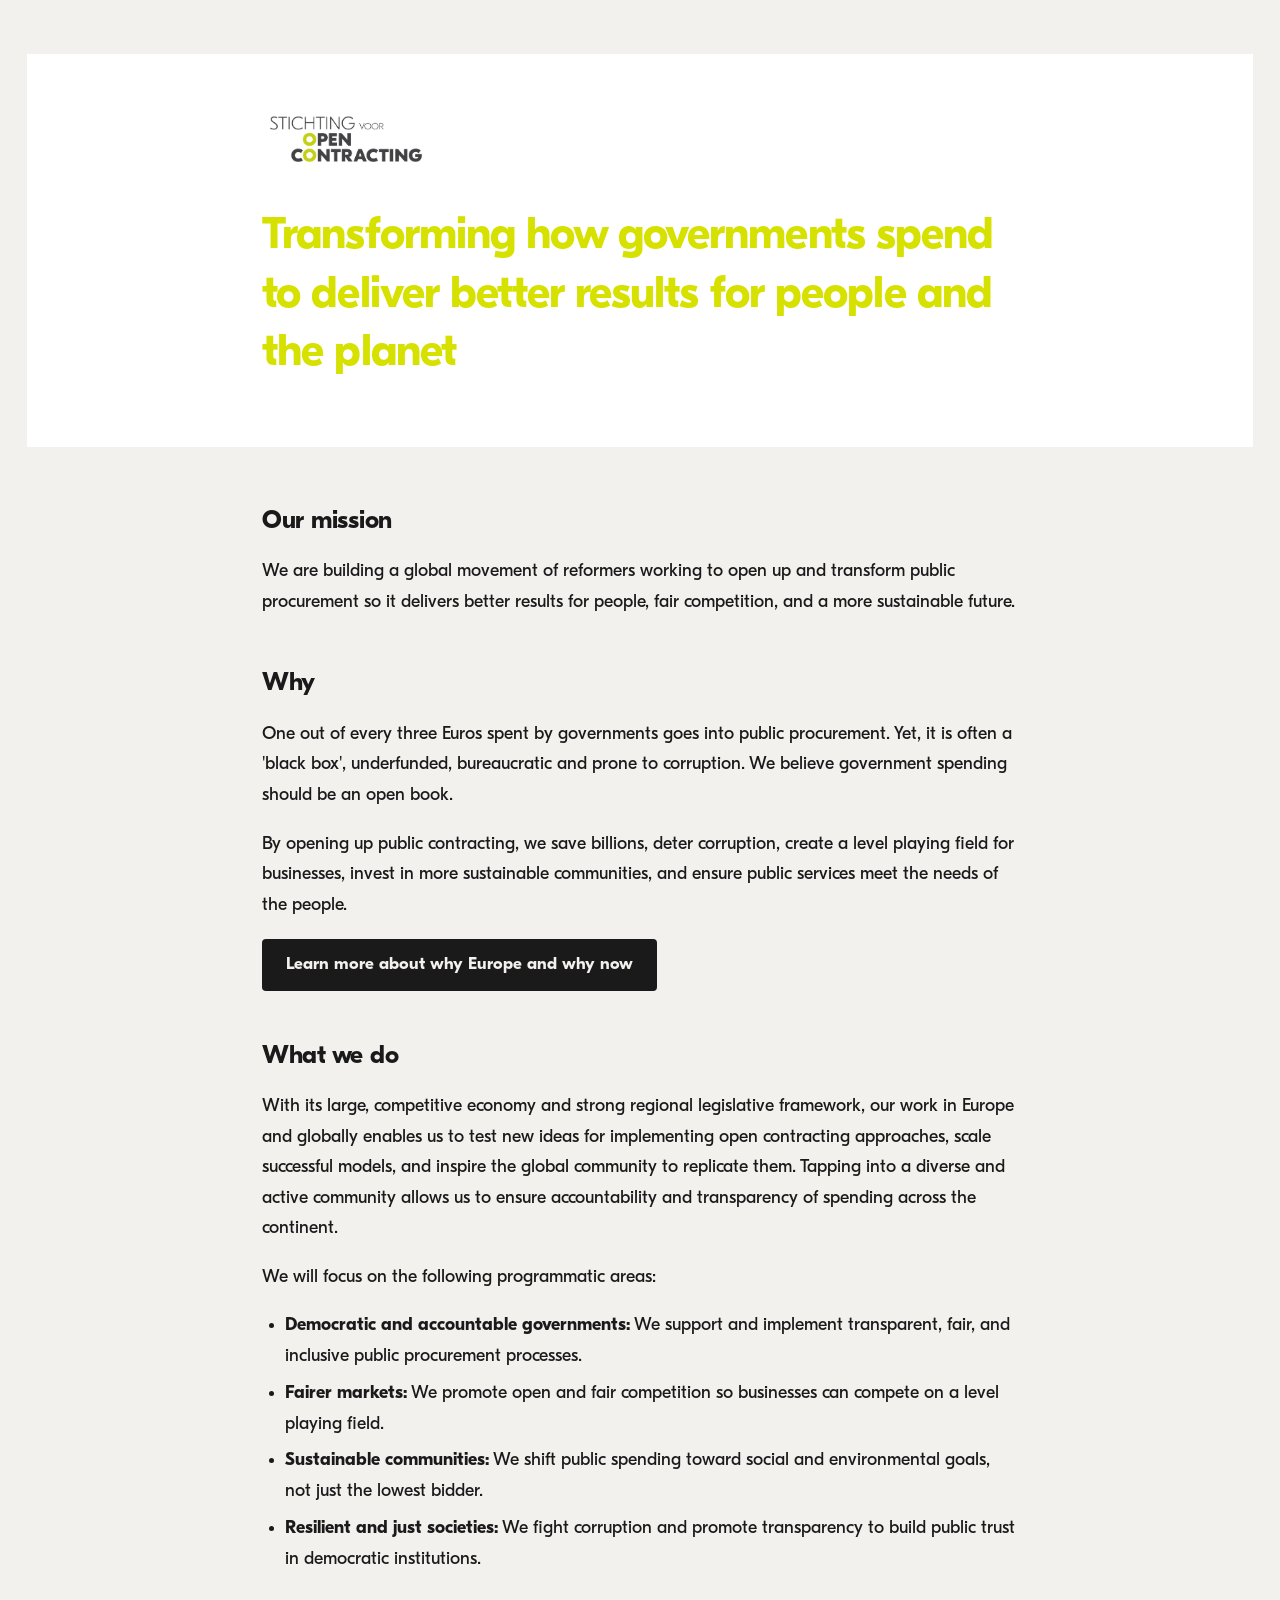
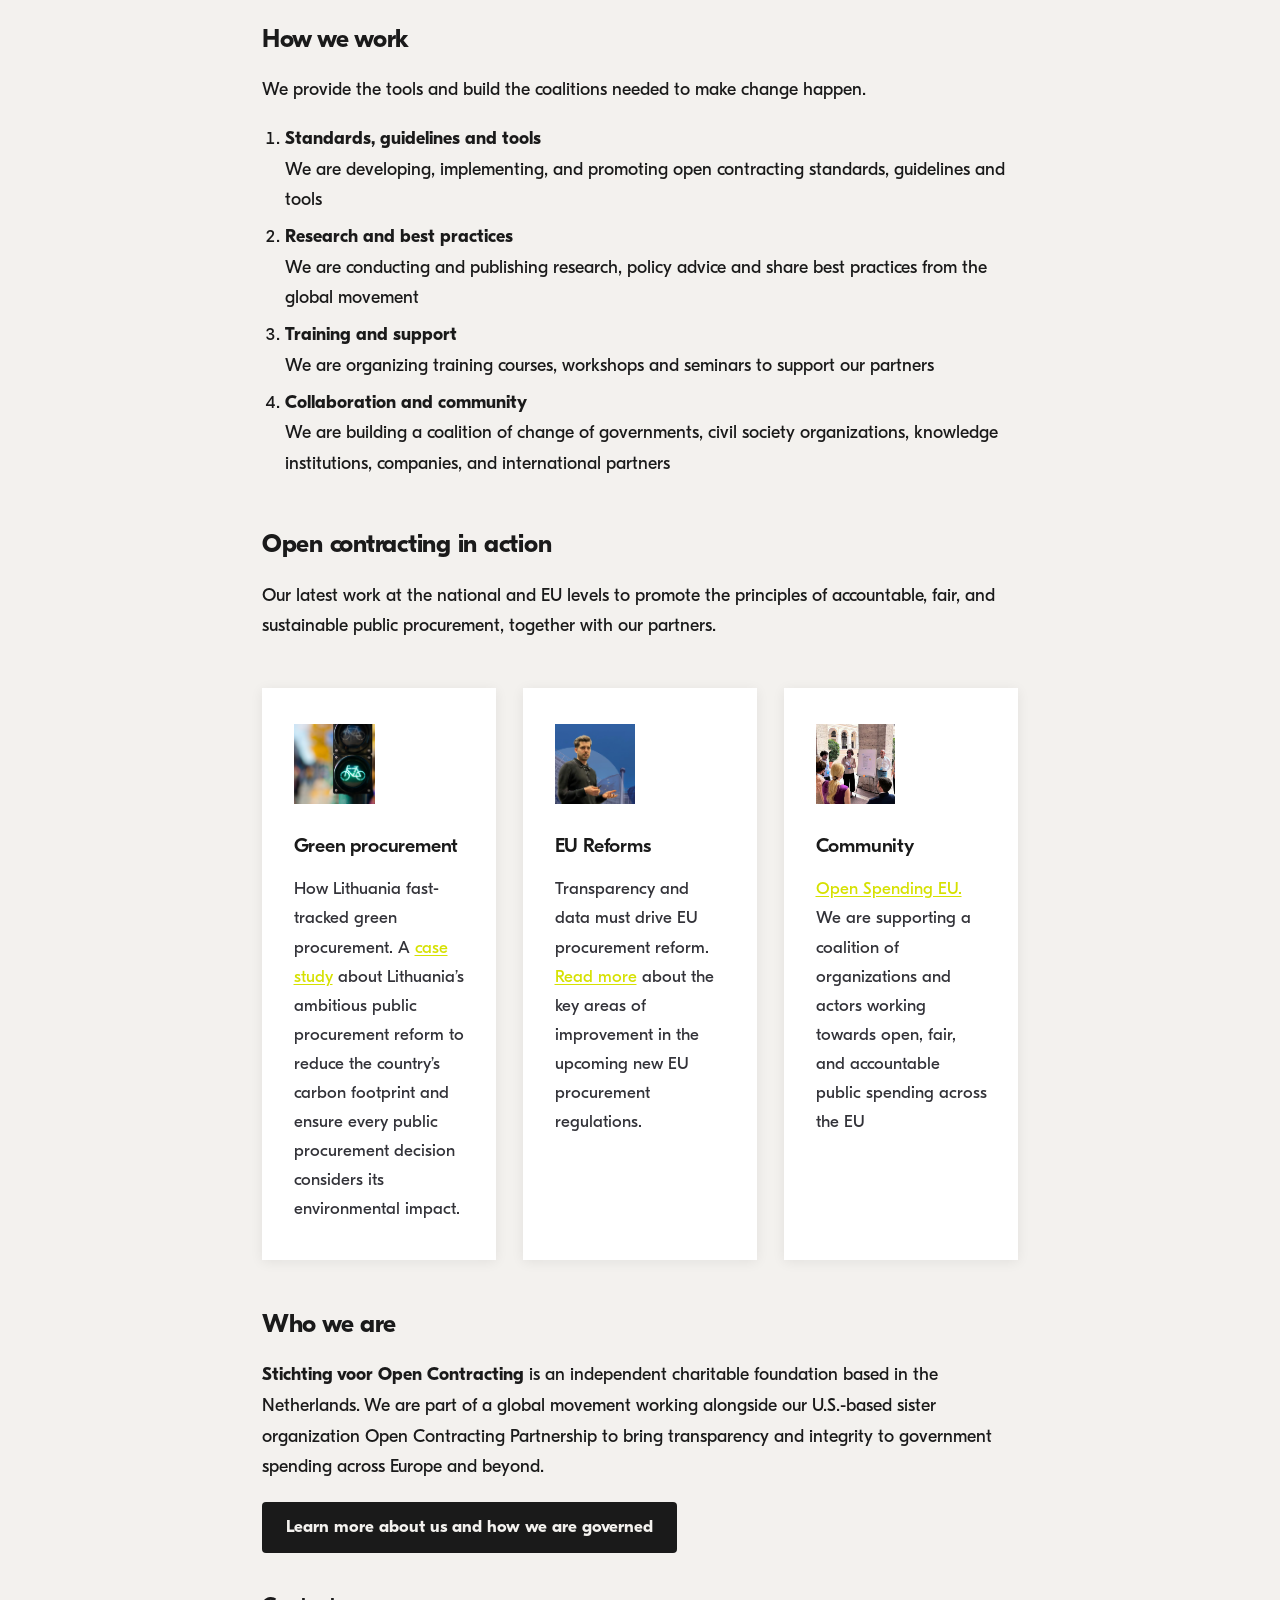
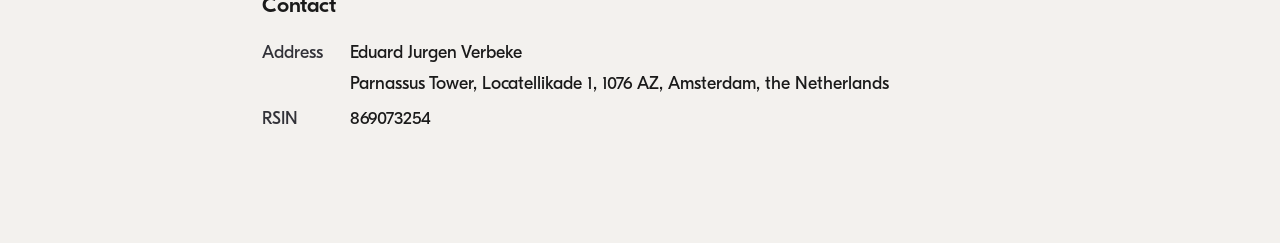
<file: index.html>
<!DOCTYPE html>
<html lang="en">
<head>
  <meta charset="UTF-8">
  <meta name="viewport" content="width=device-width, initial-scale=1.0">
  <title>Stichting voor Open Contracting (SvOC)</title>
  <link rel="preload" href="fonts/GT-Eesti-Display-Regular.woff2" as="font" type="font/woff2" crossorigin>
  <link rel="preload" href="fonts/GT-Eesti-Display-Medium.woff2" as="font" type="font/woff2" crossorigin>
  <link rel="preload" href="fonts/GT-Eesti-Display-Bold.woff2" as="font" type="font/woff2" crossorigin>
  <link rel="stylesheet" href="styles.css">
</head>
<body>
  <header class="site-header">
    <div class="site-header__inner">
      <a href="http://open-contracting.eu/index.html">
        <img src="files/Stichting-Logo.png">
      </a>
      <h1>Transforming how governments spend to deliver better results for people and the planet</h1>
    </div>
  </header>
  
  <main>
    <h2>Our mission</h2>
    <p>We are building a global movement of reformers working to open up and transform public procurement so it delivers better results for people, fair competition, and a more sustainable future. </p>

    <h2>Why</h2>
    <p>One out of every three Euros spent by governments goes into public procurement. Yet, it is often a 'black box', underfunded, bureaucratic and prone to corruption. We believe government spending should be an open book. </p>
    <p>By opening up public contracting, we save billions, deter corruption, create a level playing field for businesses, invest in more sustainable communities, and ensure public services meet the needs of the people. </p>
    <p><a href="why-europe.html" class="btn btn-primary">Learn more about why Europe and why now</a></p>
<h2>What we do</h2>
    <p>With its large, competitive economy and strong regional legislative framework, our work in Europe and globally enables us to test new ideas for implementing open contracting approaches, scale successful models, and inspire the global community to replicate them. Tapping into a diverse and active community allows us to ensure accountability and transparency of spending across the continent. 
</p>
    <p>We will focus on the following programmatic areas:</p>
    
    <ul>
      <li><strong>Democratic and accountable governments:</strong> We support and implement transparent, fair, and inclusive public procurement processes. </li>
      <li><strong>Fairer markets:</strong> We promote open and fair competition so businesses can compete on a level playing field.</li>
      <li><strong>Sustainable communities:</strong> We shift public spending toward social and environmental goals, not just the lowest bidder.</li>
      <li><strong>Resilient and just societies:</strong> We fight corruption and promote transparency to build public trust in democratic institutions.</li>  
    </ul>

    <h2>How we work</h2>
    <p>We provide the tools and build the coalitions needed to make change happen. </p>
    <ol>
<li><strong>Standards, guidelines and tools </strong><br>
We are developing, implementing, and promoting open contracting standards, guidelines and tools </li>
      <li><strong>Research and best practices </strong><br>
We are conducting and publishing research, policy advice and share best practices from the global movement</li>
      <li><strong>Training and support</strong><br>
We are organizing training courses, workshops and seminars to support our partners</li>
      <li><strong>Collaboration and community </strong><br>
We are building a coalition of change of governments, civil society organizations, knowledge institutions, companies, and international partners </li>
    </ol>

    <h2>Open contracting in action</h2>
    <p>Our latest work at the national and EU levels to promote the principles of accountable, fair, and sustainable public procurement, together with our partners.</p>
<div class="cards-grid">
  <div class="card">
    <div class="card-icon">
      <img src="files/Lithuania-bike.png">
    </div>
    <h3>Green procurement</h3>
    <p>How Lithuania fast-tracked green procurement. A <a href="https://www.open-contracting.org/2023/12/06/how-lithuania-fast-tracked-green-procurement/">case study</a> about Lithuania’s ambitious public procurement reform to reduce the country’s carbon footprint and ensure every public procurement decision considers its environmental impact.</p>
  </div>
  <div class="card">
    <div class="card-icon">
     <img src="files/EU-reform.png">
    </div>
    <h3>EU Reforms</h3>
 <p>Transparency and data must drive EU procurement reform. <a href="https://www.open-contracting.org/2026/02/06/a-smarter-single-market-why-transparency-and-data-must-drive-eu-procurement-reform/">Read more</a> about the key areas of improvement in the upcoming new EU procurement regulations.</p>
 </div>
  <div class="card">
    <div class="card-icon">
      <img src="files/EU-community.png">
    </div>
    <h3>Community</h3>
<p><a href="https://www.open-spending.eu">Open Spending EU.</a> We are supporting a coalition of organizations and actors working towards open, fair, and accountable public spending across the EU</p>
  </div>
</div>
    
    <h2>Who we are</h2>
    <p><strong>Stichting voor Open Contracting</strong> is an independent charitable foundation based in the Netherlands. We are part of a global movement working alongside our U.S.-based sister organization Open Contracting Partnership to bring transparency and integrity to government spending across Europe and beyond.</p>
    <p><a href="about.html" class="btn btn-primary">Learn more about us and how we are governed</a></p>

    <h3>Contact</h3>

    <dl>
      <dt>Address</dt>
      <dd>Eduard Jurgen Verbeke<br>Parnassus Tower, Locatellikade 1, 1076 AZ, Amsterdam, the Netherlands</dd>
      <dt>RSIN</dt>
      <dd>869073254</dd>
    </dl>

  </main>
</body>
</html>
</file>
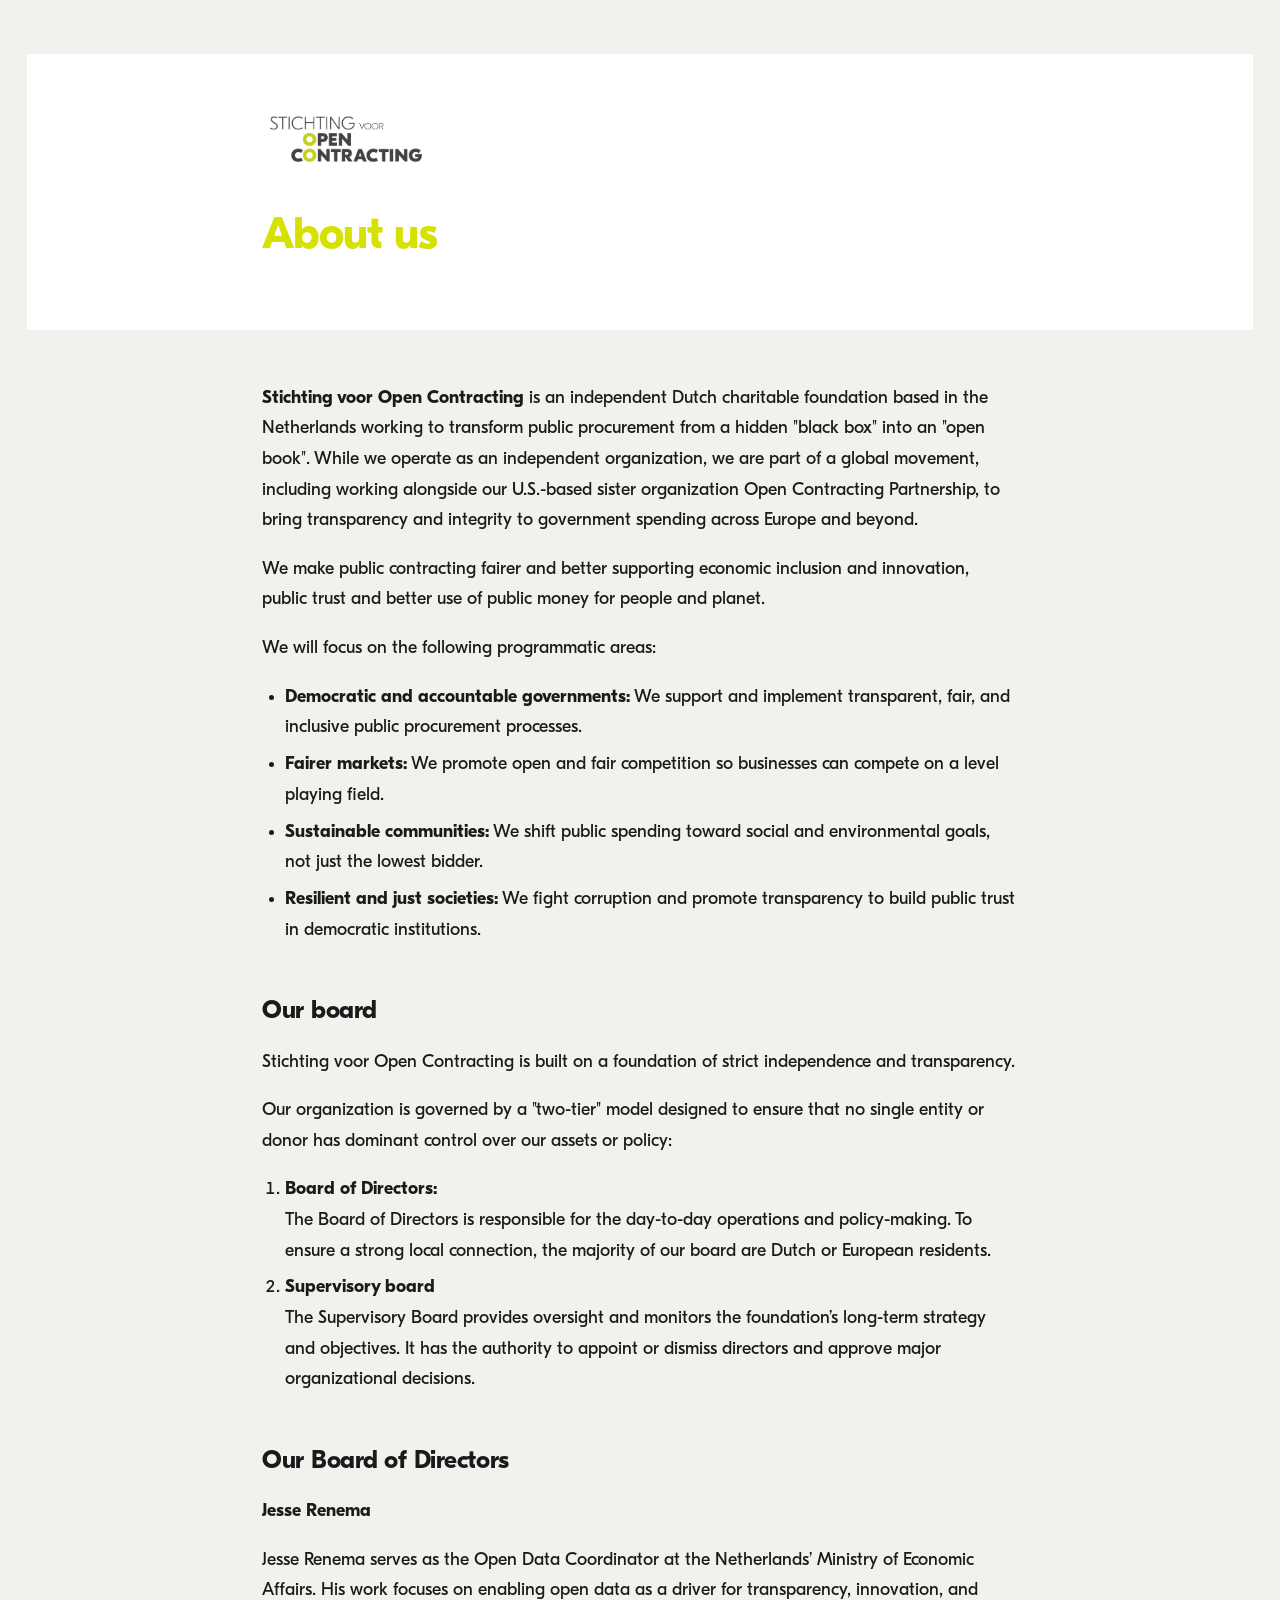
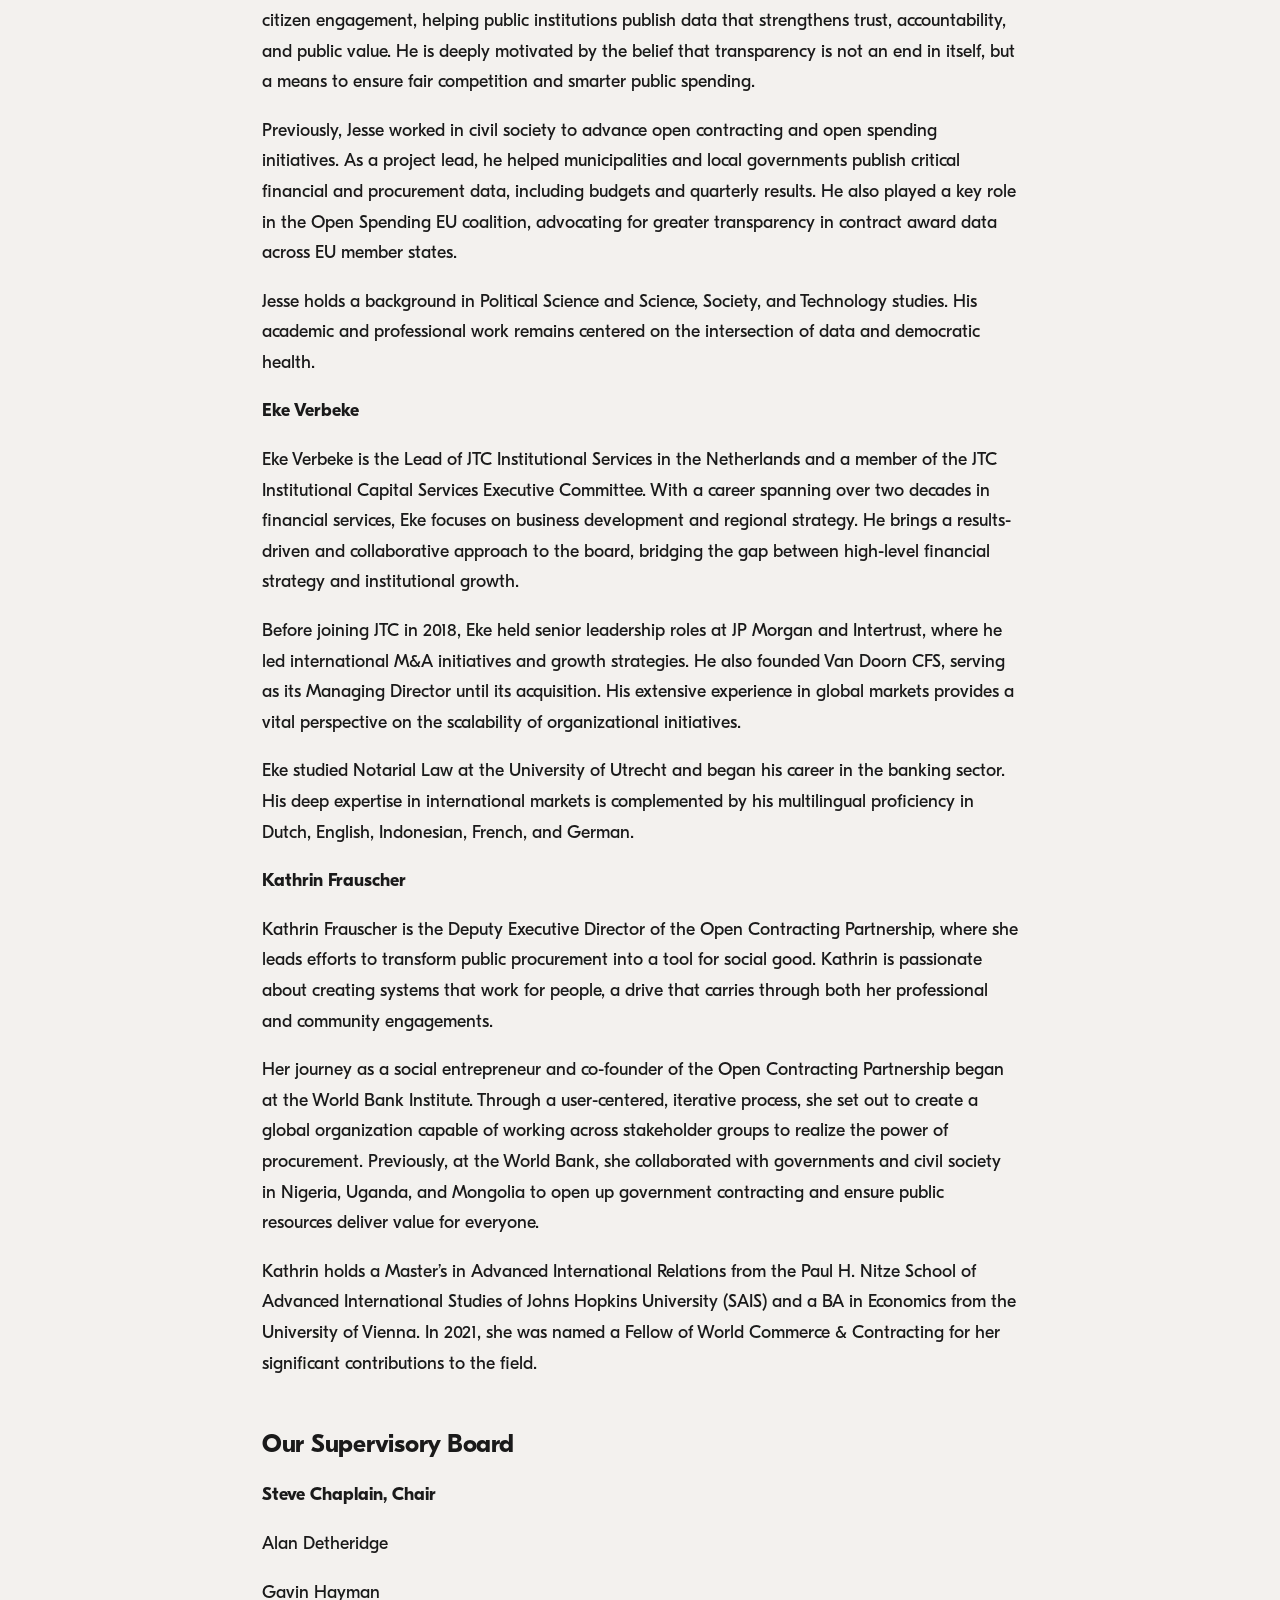
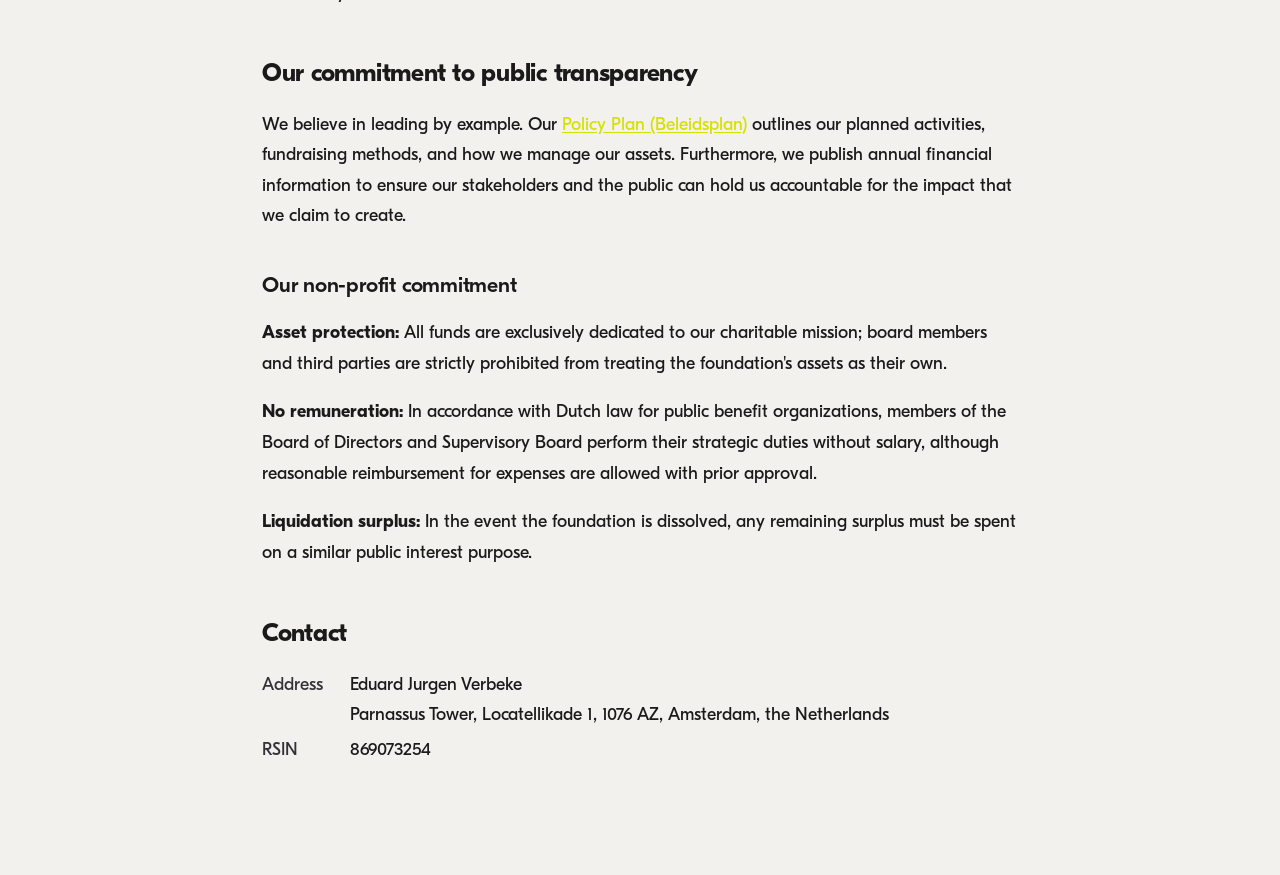
<file: about.html>
<!DOCTYPE html>
<html lang="en">
<head>
  <meta charset="UTF-8">
  <meta name="viewport" content="width=device-width, initial-scale=1.0">
  <title>About Stichting voor Open Contracting (SvOC)</title>
  <link rel="preload" href="fonts/GT-Eesti-Display-Regular.woff2" as="font" type="font/woff2" crossorigin>
  <link rel="preload" href="fonts/GT-Eesti-Display-Medium.woff2" as="font" type="font/woff2" crossorigin>
  <link rel="preload" href="fonts/GT-Eesti-Display-Bold.woff2" as="font" type="font/woff2" crossorigin>
  <link rel="stylesheet" href="styles.css">
</head>
<body>
   <header class="site-header">
    <div class="site-header__inner">
      <a href="http://open-contracting.eu/index.html">
         <a href="http://open-contracting.eu/index.html"><img src="files/Stichting-Logo.png"></a>
      </a>
      <h1>About us</h1>
    </div>
  </header>
  
  <main>
    <p><strong>Stichting voor Open Contracting</strong> is an independent Dutch charitable foundation based in the Netherlands working to transform public procurement from a hidden "black box" into an "open book". While we operate as an independent organization, we are part of a global movement, including working alongside our U.S.-based sister organization Open Contracting Partnership, to bring transparency and integrity to government spending across Europe and beyond.</p>
<p>We make public contracting fairer and better supporting economic inclusion and innovation, public trust and better use of public money for people and planet.</p> 
    <p>We will focus on the following programmatic areas:</p>
    <ul>
      <li><strong>Democratic and accountable governments:</strong> We support and implement transparent, fair, and inclusive public procurement processes. </li>
      <li><strong>Fairer markets:</strong> We promote open and fair competition so businesses can compete on a level playing field.</li>
      <li><strong>Sustainable communities:</strong> We shift public spending toward social and environmental goals, not just the lowest bidder.</li>
      <li><strong>Resilient and just societies:</strong> We fight corruption and promote transparency to build public trust in democratic institutions.</li>  
    </ul>

    <h2>Our board</h2>
    <p>Stichting voor Open Contracting is built on a foundation of strict independence and transparency.</p>
    <p>Our organization is governed by a "two-tier" model designed to ensure that no single entity or donor has dominant control over our assets or policy:
 </p>
    <ol>
    <li><strong>Board of Directors: </strong><br>
        The Board of Directors is responsible for the day-to-day operations and policy-making. To ensure a strong local connection, the majority of our board are Dutch or European residents.</li>
    <li><strong>Supervisory board </strong><br>
        The Supervisory Board provides oversight and monitors the foundation’s long-term strategy and objectives. It has the authority to appoint or dismiss directors and approve major organizational decisions.</li>
    </ol>
    
    <h2>Our Board of Directors</h2>
    <p><strong>Jesse Renema</strong></p>
<p>Jesse Renema serves as the Open Data Coordinator at the Netherlands’ Ministry of Economic Affairs. His work focuses on enabling open data as a driver for transparency, innovation, and citizen engagement, helping public institutions publish data that strengthens trust, accountability, and public value. He is deeply motivated by the belief that transparency is not an end in itself, but a means to ensure fair competition and smarter public spending. </p>
<p>Previously, Jesse worked in civil society to advance open contracting and open spending initiatives. As a project lead, he helped municipalities and local governments publish critical financial and procurement data, including budgets and quarterly results. He also played a key role in the Open Spending EU coalition, advocating for greater transparency in contract award data across EU member states. </p>
<p>Jesse holds a background in Political Science and Science, Society, and Technology studies. His academic and professional work remains centered on the intersection of data and democratic health. </p>

<p><strong>Eke Verbeke</strong></p>
<p>Eke Verbeke is the Lead of JTC Institutional Services in the Netherlands and a member of the JTC Institutional Capital Services Executive Committee. With a career spanning over two decades in financial services, Eke focuses on business development and regional strategy. He brings a results-driven and collaborative approach to the board, bridging the gap between high-level financial strategy and institutional growth. </p>
<p>Before joining JTC in 2018, Eke held senior leadership roles at JP Morgan and Intertrust, where he led international M&A initiatives and growth strategies. He also founded Van Doorn CFS, serving as its Managing Director until its acquisition. His extensive experience in global markets provides a vital perspective on the scalability of organizational initiatives. </p>
<p>Eke studied Notarial Law at the University of Utrecht and began his career in the banking sector. His deep expertise in international markets is complemented by his multilingual proficiency in Dutch, English, Indonesian, French, and German. </p>

<p><strong>Kathrin Frauscher</strong></p>
<p>Kathrin Frauscher is the Deputy Executive Director of the Open Contracting Partnership, where she leads efforts to transform public procurement into a tool for social good. Kathrin is passionate about creating systems that work for people, a drive that carries through both her professional and community engagements. </p>
<p>Her journey as a social entrepreneur and co-founder of the Open Contracting Partnership began at the World Bank Institute. Through a user-centered, iterative process, she set out to create a global organization capable of working across stakeholder groups to realize the power of procurement. Previously, at the World Bank, she collaborated with governments and civil society in Nigeria, Uganda, and Mongolia to open up government contracting and ensure public resources deliver value for everyone. </p>
<p>Kathrin holds a Master’s in Advanced International Relations from the Paul H. Nitze School of Advanced International Studies of Johns Hopkins University (SAIS) and a BA in Economics from the University of Vienna. In 2021, she was named a Fellow of World Commerce & Contracting for her significant contributions to the field.
 </p>

 <h2>Our Supervisory Board</h2>
    <p><strong>Steve Chaplain, Chair</strong></p>
    <p>Alan Detheridge</p>
    <p>Gavin Hayman</p>

<h2>Our commitment to public transparency</h2>
<p>We believe in leading by example. Our <a href="https://docs.google.com/document/d/1-Qwu0dsw8fbCUIRvPg1BHMs9So-BanoUsec72PW8jlg/edit?tab=t.0" target="_blank">Policy Plan (Beleidsplan)</a> outlines our planned activities, fundraising methods, and how we manage our assets. Furthermore, we publish annual financial information to ensure our stakeholders and the public can hold us accountable for the impact that we claim to create.</p>

<h3>Our non-profit commitment</h3>
<p><strong>Asset protection:</strong> All funds are exclusively dedicated to our charitable mission; board members and third parties are strictly prohibited from treating the foundation's assets as their own.</p>
<p><strong>No remuneration:</strong> In accordance with Dutch law for public benefit organizations, members of the Board of Directors and Supervisory Board perform their strategic duties without salary, although reasonable reimbursement for expenses are allowed with prior approval.</p>
<p><strong>Liquidation surplus:</strong> In the event the foundation is dissolved, any remaining surplus must be spent on a similar public interest purpose.
</p>

<h2>Contact</h2>
    <dl>
      <dt>Address</dt>
      <dd>Eduard Jurgen Verbeke<br>Parnassus Tower, Locatellikade 1, 1076 AZ, Amsterdam, the Netherlands</dd>
      <dt>RSIN</dt>
      <dd>869073254</dd>
    </dl>

  </main>
</body>
</html>
</file>
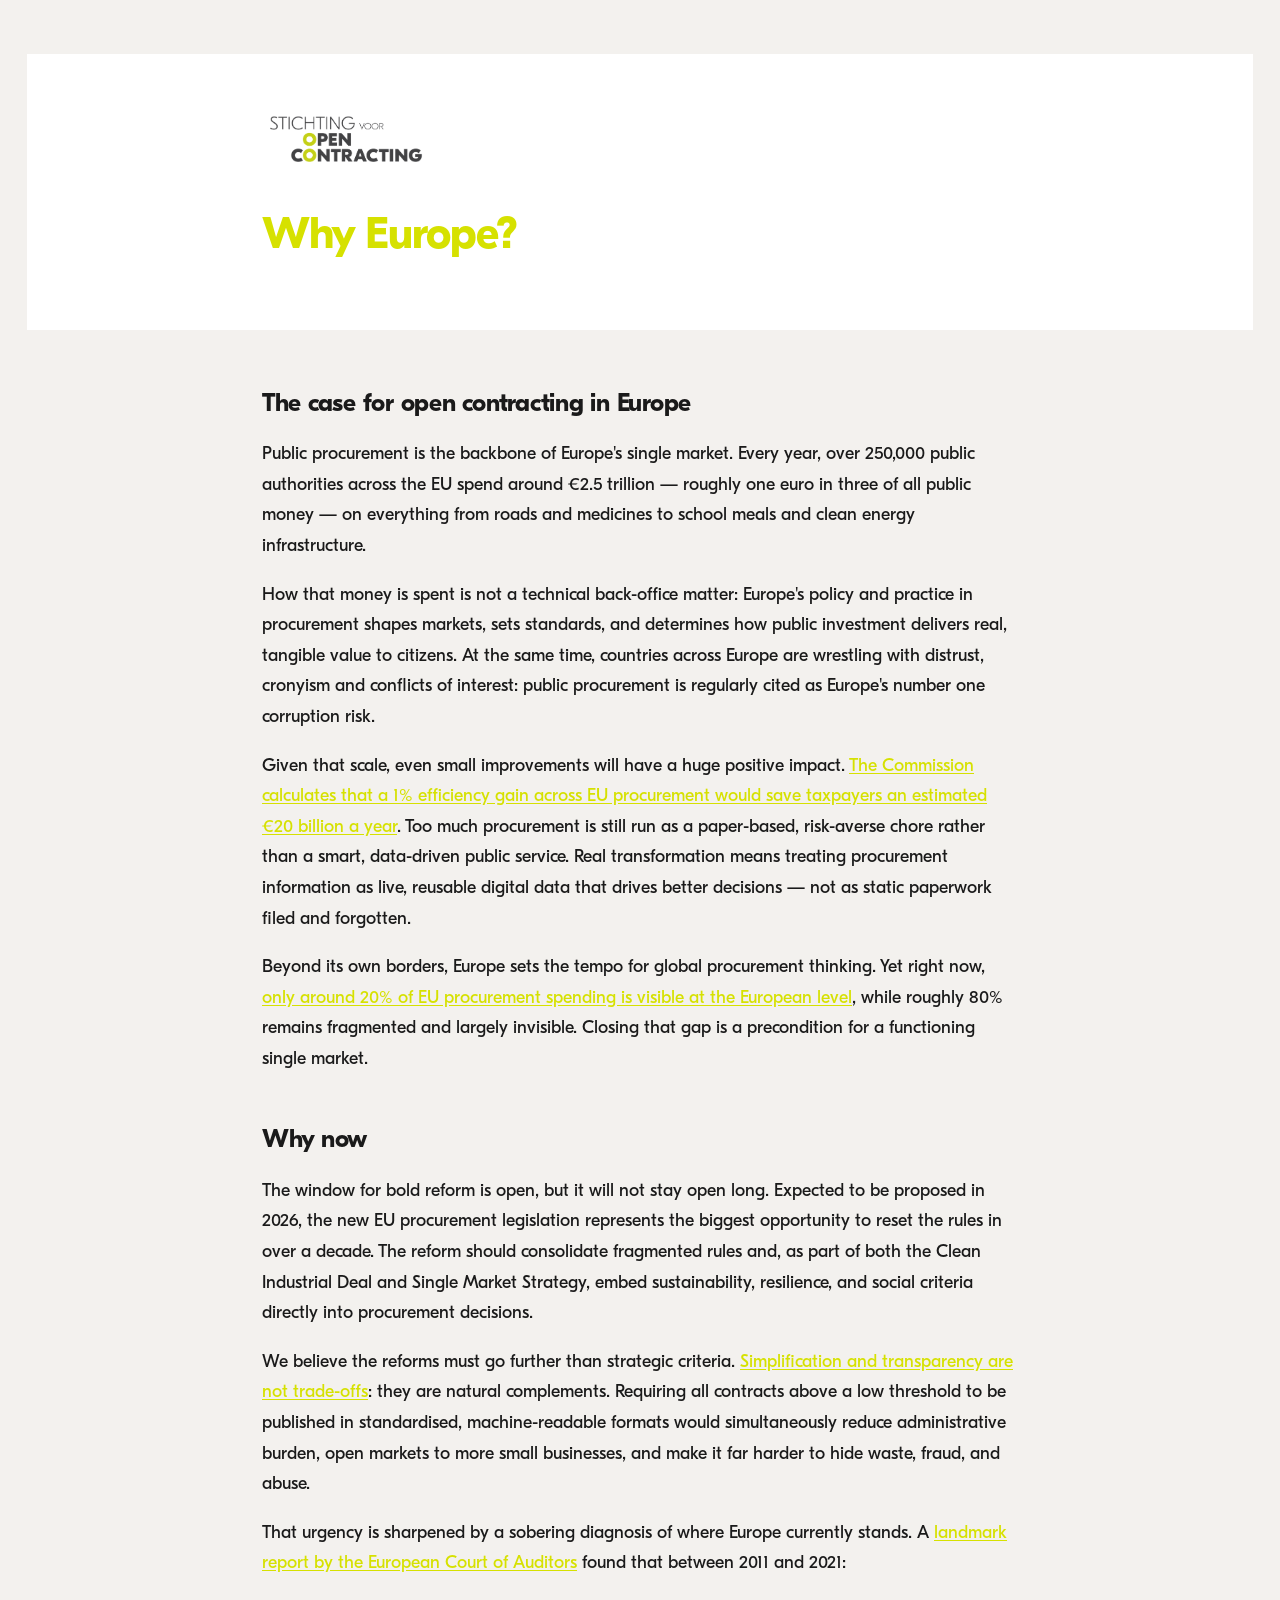
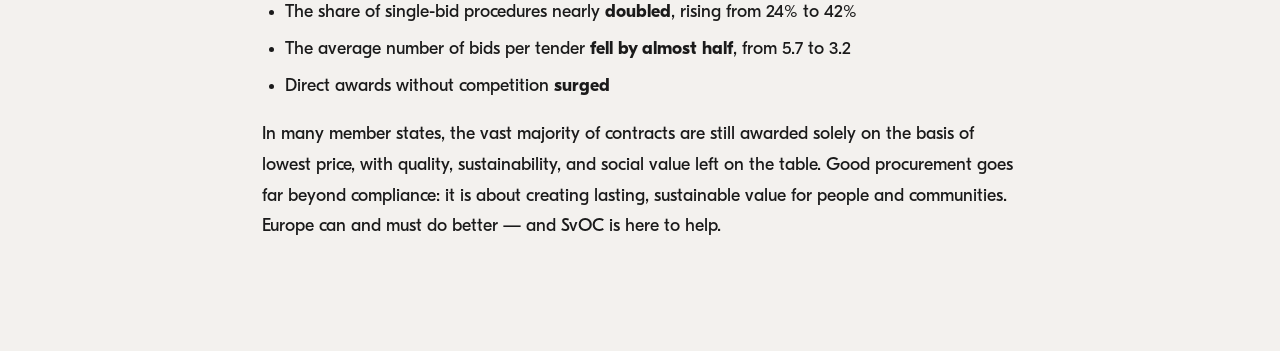
<file: why-europe.html>
<!DOCTYPE html>
<html lang="en">
<head>
  <meta charset="UTF-8">
  <meta name="viewport" content="width=device-width, initial-scale=1.0">
  <title>Why Europe</title>
  <link rel="preload" href="fonts/GT-Eesti-Display-Regular.woff2" as="font" type="font/woff2" crossorigin>
  <link rel="preload" href="fonts/GT-Eesti-Display-Medium.woff2" as="font" type="font/woff2" crossorigin>
  <link rel="preload" href="fonts/GT-Eesti-Display-Bold.woff2" as="font" type="font/woff2" crossorigin>
  <link rel="stylesheet" href="styles.css">
</head>
<body>
   <header class="site-header">
    <div class="site-header__inner">
      <a href="http://open-contracting.eu/index.html">
         <a href="http://open-contracting.eu/index.html"><img src="files/Stichting-Logo.png"></a>
      </a>
      <h1>Why Europe?</h1>
    </div>
  </header>
  
  <main>
   <section>
  <h2>The case for open contracting in Europe</h2>

  <p>Public procurement is the backbone of Europe's single market. Every year, over 250,000 public authorities across the EU spend around €2.5 trillion — roughly one euro in three of all public money — on everything from roads and medicines to school meals and clean energy infrastructure.</p>

  <p>How that money is spent is not a technical back-office matter: Europe's policy and practice in procurement shapes markets, sets standards, and determines how public investment delivers real, tangible value to citizens. At the same time, countries across Europe are wrestling with distrust, cronyism and conflicts of interest: public procurement is regularly cited as Europe's number one corruption risk.</p>

  <p>Given that scale, even small improvements will have a huge positive impact. <a href="https://single-market-economy.ec.europa.eu/single-market/public-procurement_en">The Commission calculates that a 1% efficiency gain across EU procurement would save taxpayers an estimated €20 billion a year</a>. Too much procurement is still run as a paper-based, risk-averse chore rather than a smart, data-driven public service. Real transformation means treating procurement information as live, reusable digital data that drives better decisions — not as static paperwork filed and forgotten.</p>

  <p>Beyond its own borders, Europe sets the tempo for global procurement thinking. Yet right now, <a href="https://www.open-contracting.org/2026/02/06/a-smarter-single-market-why-transparency-and-data-must-drive-eu-procurement-reform/">only around 20% of EU procurement spending is visible at the European level</a>, while roughly 80% remains fragmented and largely invisible. Closing that gap is a precondition for a functioning single market.</p>
</section>

<section>
  <h2>Why now</h2>

  <p>The window for bold reform is open, but it will not stay open long. Expected to be proposed in 2026, the new EU procurement legislation represents the biggest opportunity to reset the rules in over a decade. The reform should consolidate fragmented rules and, as part of both the Clean Industrial Deal and Single Market Strategy, embed sustainability, resilience, and social criteria directly into procurement decisions.</p>

  <p>We believe the reforms must go further than strategic criteria. <a href="https://www.open-contracting.org/2026/02/06/a-smarter-single-market-why-transparency-and-data-must-drive-eu-procurement-reform/">Simplification and transparency are not trade-offs</a>: they are natural complements. Requiring all contracts above a low threshold to be published in standardised, machine-readable formats would simultaneously reduce administrative burden, open markets to more small businesses, and make it far harder to hide waste, fraud, and abuse.</p>

  <p>That urgency is sharpened by a sobering diagnosis of where Europe currently stands. A <a href="https://www.eca.europa.eu/en/publications/sr-2023-28">landmark report by the European Court of Auditors</a> found that between 2011 and 2021:</p>

  <ul>
    <li>The share of single-bid procedures nearly <strong>doubled</strong>, rising from 24% to 42%</li>
    <li>The average number of bids per tender <strong>fell by almost half</strong>, from 5.7 to 3.2</li>
    <li>Direct awards without competition <strong>surged</strong></li>
  </ul>

  <p>In many member states, the vast majority of contracts are still awarded solely on the basis of lowest price, with quality, sustainability, and social value left on the table. Good procurement goes far beyond compliance: it is about creating lasting, sustainable value for people and communities. Europe can and must do better — and SvOC is here to help.</p>
</section>

  </main>
</body>
</html>
</file>
<file: styles.css>
/* GT Eesti */
@font-face {
  font-family: "GT Eesti";
  font-style: normal;
  font-weight: 400;
  font-display: swap;
  src: url("fonts/GT-Eesti-Display-Regular.woff2") format("woff2");
}

@font-face {
  font-family: "GT Eesti";
  font-style: normal;
  font-weight: 600;
  font-display: swap;
  src: url("fonts/GT-Eesti-Display-Medium.woff2") format("woff2");
}

@font-face {
  font-family: "GT Eesti";
  font-style: normal;
  font-weight: 700;
  font-display: swap;
  src: url("fonts/GT-Eesti-Display-Bold.woff2") format("woff2");
}


:root {
  --text: #1a1a1a;
  --text-light: #323238;
  --bg: #f3f1ee;
  --accent: #d6e100;
  --max-width: 42rem;
}

* {
  margin: 0;
  padding: 0;
  box-sizing: border-box;
}

html {
  font-size: 18px;
  -webkit-font-smoothing: antialiased;
  -moz-osx-font-smoothing: grayscale;
}

body {
  font-family: "GT Eesti", -apple-system, BlinkMacSystemFont, "Segoe UI", OpenSans, sans-serif;
  line-height: 1.7;
  color: var(--text);
  background: var(--bg);
  padding: 3rem 1.5rem 5rem;
}

main {
  max-width: var(--max-width);
  margin: 0 auto;
}

h1, h2, h3, .subtitle {
  font-family: "GT Eesti", OpenSans, sans-serif;
}

h1 {
  font-size: 2.5rem;
  line-height: 1.3;
  margin-top: 2.5rem;
  margin-bottom: 0.5rem;
  letter-spacing: -0.02em;
  color: var(--accent);
}

.subtitle {
  color: var(--text-light);
  font-size: 1.35rem;
  margin-bottom: 3rem;
}

.subtitle::after {
  content: "";
  display: block;
  width: 4rem;
  height: 3px;
  background: var(--accent);
  margin-top: 1.5rem;
}

h2 {
  font-size: 1.4rem;
  font-weight: 700;
  margin-top: 2.5rem;
  margin-bottom: 0.75rem;
  letter-spacing: -0.01em;
}

h3 {
  font-size: 1.2rem;
  font-weight: 600;
  margin-top: 2rem;
  margin-bottom: 0.75rem;
  letter-spacing: -0.01em;
}

p, ul, dl {
  margin-bottom: 1rem;
}

ul {
  padding-left: 1.25rem;
}

ol {
  padding-left: 1.25rem;
}

li {
  margin-bottom: 0.35rem;
}

dl {
  display: grid;
  grid-template-columns: auto 1fr;
  gap: 0.25rem 1.5rem;
}

dt {
  color: var(--text-light);
}

dd {
  margin: 0;
}

a {
  color: var(--accent);
  text-decoration: underline;
  text-underline-offset: 2px;
}

a:hover {
  color: var(--text);
}

@media (max-width: 600px) {
  html {
    font-size: 16px;
  }

  body {
    padding: 2rem 1rem 3rem;
  }

  h1 {
    font-size: 2rem;
  }

  dl {
    grid-template-columns: 1fr;
    gap: 0.1rem;
  }

  dt {
    margin-top: 0.5rem;
  }
}

/* Site header */
.site-header {
  background: #fff;
  padding: 3rem 1.5rem;
  margin-bottom: 3rem;
}

.site-header__inner {
  max-width: var(--max-width);
  margin: 0 auto;
}

.site-header__inner img {
  display: block;
  margin-bottom: 2rem;
  width: clamp(120px, 25%, 220px);
}

.site-header__inner h1 {
  margin-top: 0;
}


/* Buttons */
.btn {
  display: inline-block;
  padding: 0.65em 1.4em;
  font-family: "GT Eesti", sans-serif;
  font-size: 0.95rem;
  font-weight: 700;
  text-decoration: none;
  cursor: pointer;
  border: none;
  border-radius: 4px;
  transition: background 0.15s ease, color 0.15s ease;
}

/* Primary: dark fill */
.btn-primary {
  background: var(--text);
  color: var(--bg);
}

.btn-primary:hover {
  background: var(--accent);
  color: var(--text);
}

/* Secondary: outline */
.btn-secondary {
  background: transparent;
  color: var(--text);
  border: 2px solid var(--text);
}

.btn-secondary:hover {
  background: var(--accent);
  border-color: var(--accent);
  color: var(--text);
}

/* Cards section */
.cards-grid {
  display: grid;
  grid-template-columns: repeat(3, 1fr);
  gap: 1.5rem;
  margin-top: 2.5rem;
  margin-bottom: 2rem;
}

.card {
  background: #fff;
  padding: 2rem 1.75rem;
  box-shadow: 0 2px 12px rgba(0, 0, 0, 0.07);
}

.card-icon {
  margin-bottom: 1.5rem;
  height: 80px;
  display: flex;
  align-items: center;
}

.card-icon img {
  max-height: 80px;
  width: auto;
}

.card h3 {
  margin-top: 0;
  margin-bottom: 0.6rem;
  font-size: 1.1rem;
}

.card p {
  margin-bottom: 0;
  color: var(--text-light);
  font-size: 0.95rem;
}

@media (max-width: 768px) {
  .cards-grid {
    grid-template-columns: 1fr;
  }
}
</file>
